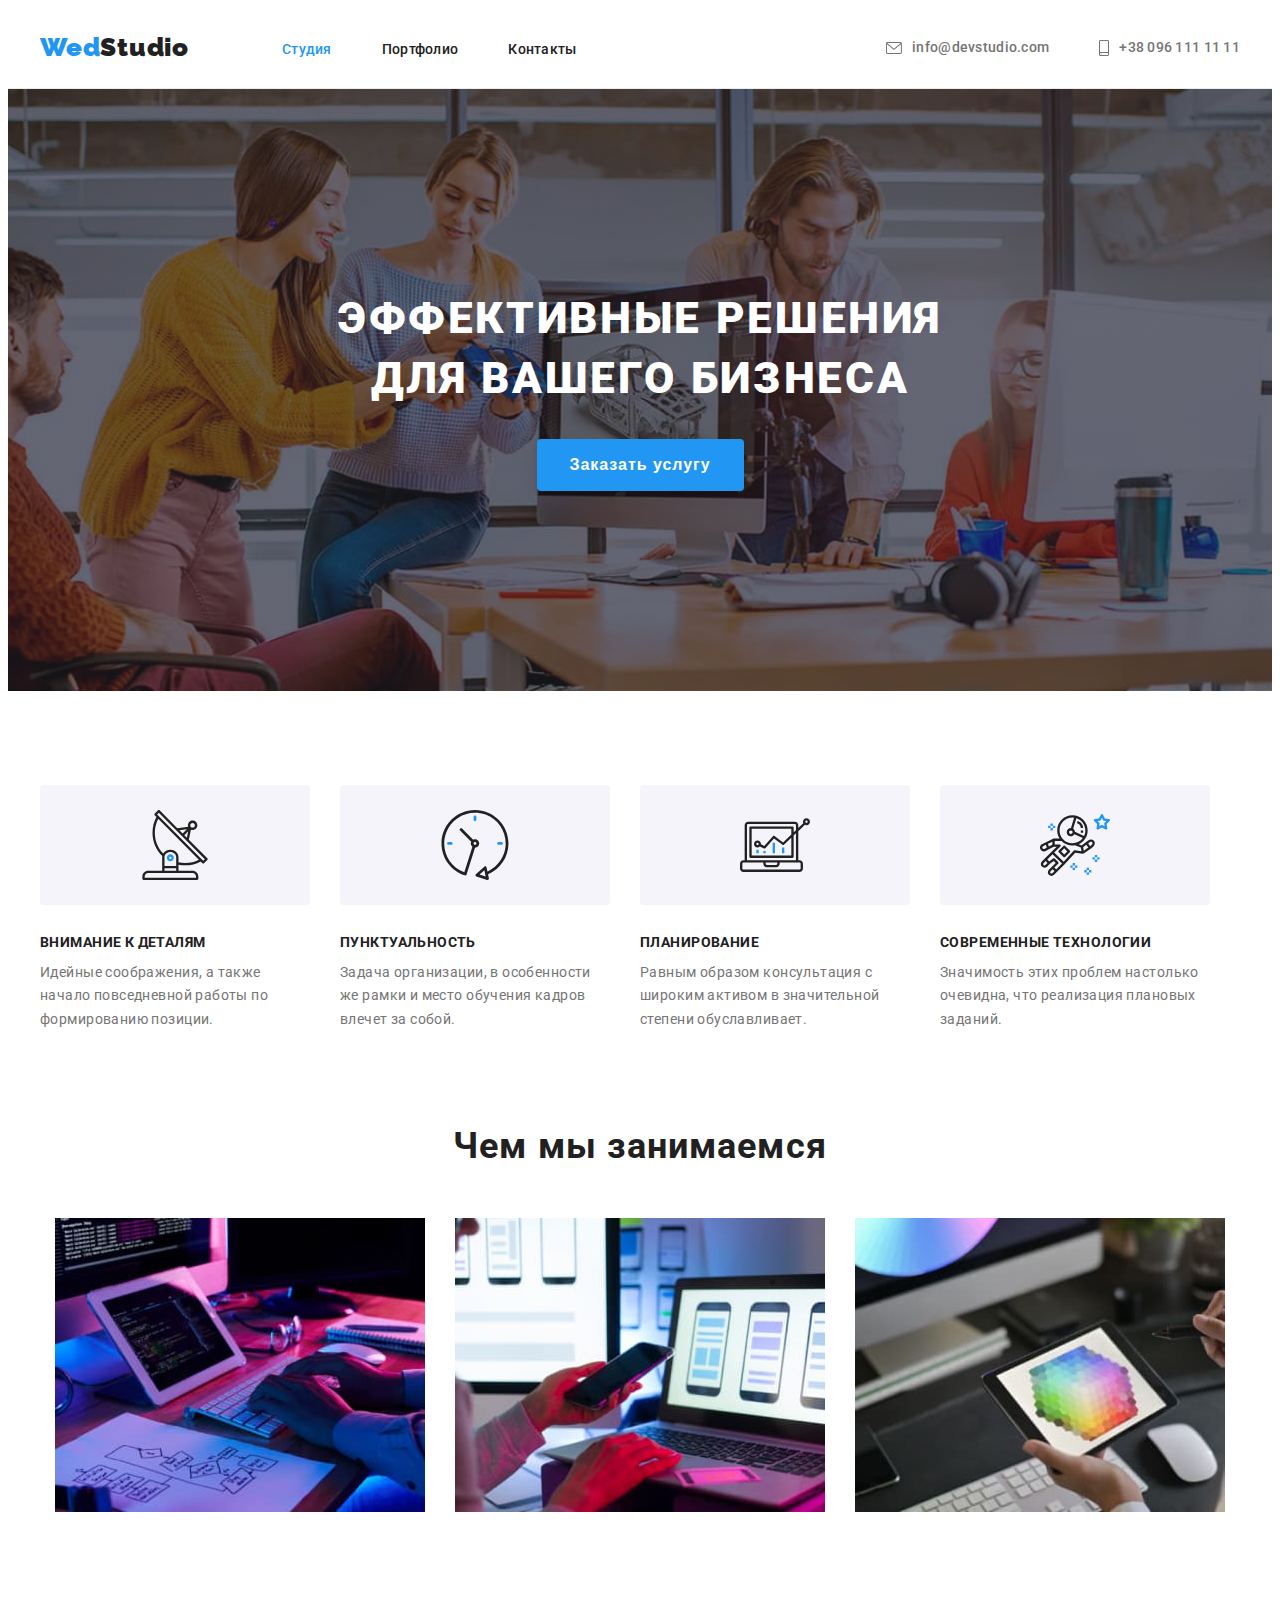
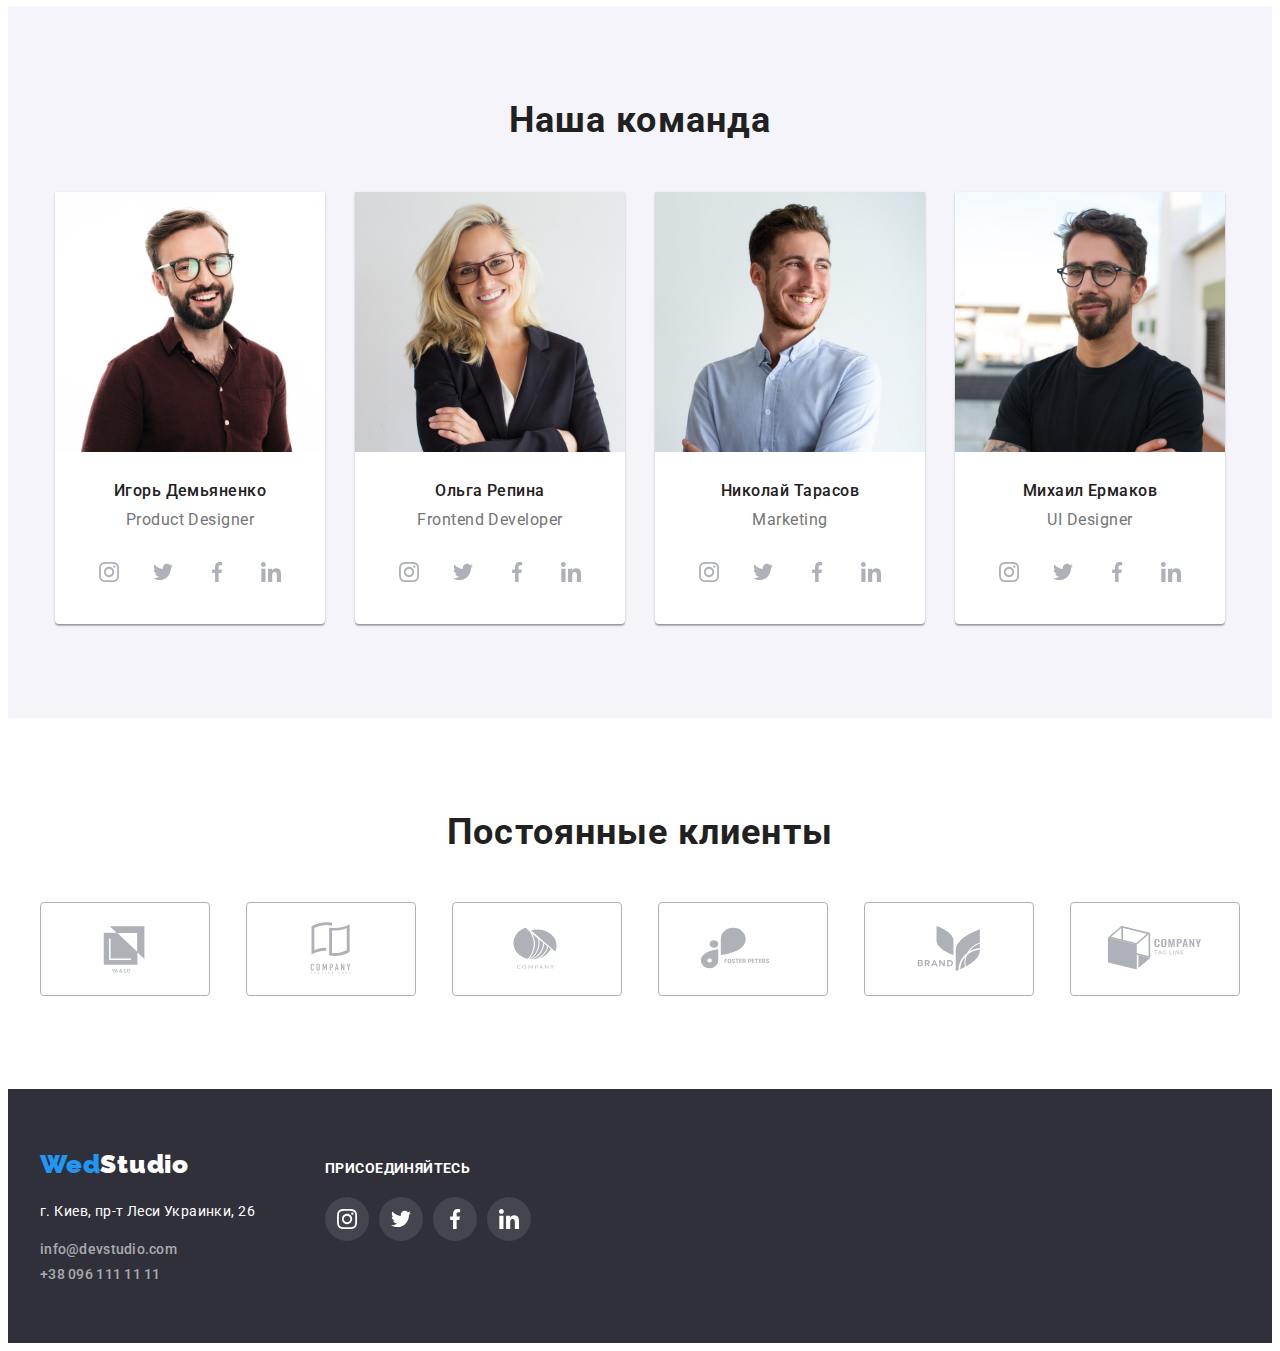
<file: index.html>
<!DOCTYPE html>
<html lang="ru">
<head>
    <meta charset="UTF-8">
    <meta http-equiv="X-UA-Compatible" content="IE=edge">
    <meta name="viewport" content="width=device-width, initial-scale=1.0">
    <title>WedStudio</title>
    <link rel="stylesheet" href="https://cdnjs.cloudflare.com/ajax/libs/modern-normalize/1.1.0/modern-normalize.min.css"
        integrity="sha512-wpPYUAdjBVSE4KJnH1VR1HeZfpl1ub8YT/NKx4PuQ5NmX2tKuGu6U/JRp5y+Y8XG2tV+wKQpNHVUX03MfMFn9Q=="
        crossorigin="anonymous" referrerpolicy="no-referrer" />
    <link rel="preconnect" href="https://fonts.gstatic.com">
    <link
        href="https://fonts.googleapis.com/css2?family=Raleway:wght@700&family=Roboto:wght@400;500;700;900&display=swap"
        rel="stylesheet">

    <link rel="stylesheet" href="./css/styles.css">
</head>

<body>
    <!-- Навигационная панель -->
    <header class="header">
        <div class="container box-flex">
            <nav class="navigation">
                <a class="logo-link link list" href="./index.html">
                    <p class="">
                        <b>
                            <span class="logo-icon" style="color: #2196F3;">Wed</span>Studio
                        </b>
                    </p>
                </a>
                <ul class="menu-list list">
                    <li class="menu-item">
                        <a class="menu-link link current" href="./index.html">Студия</a>
                    </li>
                    <li class="menu-item">
                        <a class="menu-link link" href="./portfolio.html">Портфолио</a>
                    </li>
                    <li class="menu-item">
                        <a class="menu-link link" href="">Контакты</a>
                    </li>
                </ul>
            </nav>
            <ul class="contact-menu list">
                <li class="contact-item">
                    <a class="mail-link link" href="mailto:info@devstudio.com"><svg class="mail-icon">
                            <use href="./images/sprite.svg#icon-envelope"></use>
                        </svg>info@devstudio.com </a>

                </li>
                <li class="contact-item">
                    <a class="tel-link link" href="tel:+380961111111">
                        <svg class="tel-icon">
                            <use href="./images/sprite.svg#icon-smartphone"></use>
                        </svg> +38 096 111 11 11</a>
                </li>
            </ul>
        </div>
    </header>
    <main>
        <!--HERO -->
        <section class="hero section">
            <div class="container">
                <h1 class="hero-head">Эффективные решения <br> для вашего бизнеса</h1>
                <button class="modal-btn" name="button">Заказать услугу</button>
            </div>
        </section>
        <!-- Секция особенностей -->
        <section class="second-section section">
            <div class="container">
                <h2 class="visually-hidden">Особенности</h2>
                <ul class="dignity-menu list box-flex">
                    <li class="dignity-list">
                        <div class="dignity-box">
                            <svg class="dignity-icon">
                                <use href="./images/sprite.svg#icon-antenna"></use>
                            </svg>
                        </div>
                        <h3 class="item">
                            Внимание к деталям
                        </h3>
                        <p class="paragraph">Идейные соображения, а также начало повседневной работы по формированию
                            позиции.</p>
                    </li>
                    <li class="dignity-list">
                        <div class="dignity-box">
                            <svg class="dignity-icon">
                                <use href="./images/sprite.svg#icon-clock"></use>
                            </svg>
                        </div>
                        <h3 class="item">
                            Пунктуальность
                        </h3>
                        <p class="paragraph">Задача организации, в особенности же рамки и место обучения кадров влечет
                            за
                            собой.</p>
                    </li>
                    <li class="dignity-list">
                        <div class="dignity-box">
                            <svg class="dignity-icon">
                                <use href="./images/sprite.svg#icon-diagram"></use>
                            </svg>
                        </div>
                        <h3 class="item">
                            Планирование
                        </h3>
                        <p class="paragraph">Равным образом консультация с широким активом в значительной степени
                            обуславливает.</p>
                    </li>
                    <li class="dignity-list">
                        <div class="dignity-box">
                            <svg class="dignity-icon">
                                <use href="./images/sprite.svg#icon-astronaut"></use>
                            </svg>
                        </div>
                        <h3 class="item">
                            Современные технологии
                        </h3>
                        <p class="paragraph">Значимость этих проблем настолько очевидна, что реализация плановых
                            заданий.
                        </p>
                    </li>
                </ul>
            </div>
        </section>
        <!-- Чем мы занимаемся -->
        <section class="features-section section">
            <div class="conteriner">
                <h2 class="features-head">Чем мы занимаемся</h2>
                <ul class="features-menu list">
                    <li class="features-menu-item">
                        <img src="./images/mainpage/keyboard.jpg" width="370" height="294"
                            alt="пишем код">
                    </li>
                    <li class="features-menu-item">
                        <img src="./images/mainpage/smartphone.jpg" width="370" height="294"
                            alt="оптимизируем">
                    </li>
                    <li class="features-menu-item">
                        <img src="./images/mainpage/laptop.jpg" width="370" height="294"
                            alt="оптимизируем">
                    </li>
                </ul>
            </div>
        </section>
        <!-- Наша команда -->
        <section class="comand-section section">
            <div class="container">
                <h2 class="comand-head">Наша команда</h2>
                <ul class="comand-section-menu list">
                    <li class="comand-section-item">

                        <img src="./images/mainpage/person.jpg" width="270" height="260"
                            alt="Игорь">
                        <div class="person-item">
                            <h3 class="comand-section-name">Игорь Демьяненко</h3>
                            <p class="comand-section-position">Product Designer</p>
                            <ul class="social-list list">
                                <li class="social-list-item">
                                    <a href="" class="social-list-link">
                                        <svg class="social-list-icon">
                                            <use href="./images/sprite.svg#icon-instagram"></use>
                                        </svg>
                                    </a>
                                </li>
                                <li class="social-list-item">
                                    <a href="" class="social-list-link">
                                        <svg class="social-list-icon">
                                            <use href="./images/sprite.svg#icon-twitter">
                                            </use>
                                        </svg>
                                    </a>
                                </li>
                                <li class="social-list-item">
                                    <a href="" class="social-list-link">
                                        <svg class="social-list-icon">
                                            <use href="./images/sprite.svg#icon-facebook">
                                            </use>
                                        </svg></a>
                                </li>
                                <li class="social-list-item">
                                    <a href="" class="social-list-link">
                                        <svg class="social-list-icon">
                                            <use href="./images/sprite.svg#icon-linkedin">
                                            </use>
                                        </svg></a>
                                </li>
                            </ul>

                        </div>
                    </li>
                    <li class="comand-section-item">

                        <img src="./images/mainpage/person2.jpg" width="270" height="260"
                            alt="Ольга">
                        <div class="person-item">
                            <h3 class="comand-section-name">Ольга Репина</h3>
                            <p class="comand-section-position">Frontend Developer</p>
                            <ul class="social-list list">
                                <li class="social-list-item">
                                    <a href="" class="social-list-link">
                                        <svg class="social-list-icon">
                                            <use href="./images/sprite.svg#icon-instagram"></use>
                                        </svg>
                                    </a>
                                </li>
                                <li class="social-list-item">
                                    <a href="" class="social-list-link">
                                        <svg class="social-list-icon">
                                            <use href="./images/sprite.svg#icon-twitter">
                                            </use>
                                        </svg>
                                    </a>
                                </li>
                                <li class="social-list-item">
                                    <a href="" class="social-list-link">
                                        <svg class="social-list-icon">
                                            <use href="./images/sprite.svg#icon-facebook">
                                            </use>
                                        </svg></a>
                                </li>
                                <li class="social-list-item">
                                    <a href="" class="social-list-link">
                                        <svg class="social-list-icon">
                                            <use href="./images/sprite.svg#icon-linkedin">
                                            </use>
                                        </svg></a>
                                </li>
                            </ul>
                        </div>

                    </li>
                    <li class="comand-section-item">

                        <img src="./images/mainpage/person3.jpg" height="260" width="270"
                            alt="Николай">
                        <div class="person-item">
                            <h3 class="comand-section-name">Николай Тарасов</h3>
                            <p class="comand-section-position">Marketing</p>
                            <ul class="social-list list">
                                <li class="social-list-item">
                                    <a href="" class="social-list-link">
                                        <svg class="social-list-icon">
                                            <use href="./images/sprite.svg#icon-instagram"></use>
                                        </svg>
                                    </a>
                                </li>
                                <li class="social-list-item">
                                    <a href="" class="social-list-link">
                                        <svg class="social-list-icon">
                                            <use href="./images/sprite.svg#icon-twitter">
                                            </use>
                                        </svg>
                                    </a>
                                </li>
                                <li class="social-list-item">
                                    <a href="" class="social-list-link">
                                        <svg class="social-list-icon">
                                            <use href="./images/sprite.svg#icon-facebook">
                                            </use>
                                        </svg></a>
                                </li>
                                <li class="social-list-item">
                                    <a href="" class="social-list-link">
                                        <svg class="social-list-icon">
                                            <use href="./images/sprite.svg#icon-linkedin">
                                            </use>
                                        </svg></a>
                                </li>
                            </ul>
                        </div>
                    </li>
                    <li class="comand-section-item">

                        <img src="./images/mainpage/person4.jpg" width="270" height="260"
                            alt="Михаил">
                        <div class="person-item">
                            <h3 class="comand-section-name">Михаил Ермаков</h3>
                            <p class="comand-section-position">UI Designer</p>
                            <ul class="social-list list">
                                <li class="social-list-item">
                                    <a href="" class="social-list-link">
                                        <svg class="social-list-icon">
                                            <use href="./images/sprite.svg#icon-instagram"></use>
                                        </svg>
                                    </a>
                                </li>
                                <li class="social-list-item">
                                    <a href="" class="social-list-link">
                                        <svg class="social-list-icon">
                                            <use href="./images/sprite.svg#icon-twitter">
                                            </use>
                                        </svg>
                                    </a>
                                </li>
                                <li class="social-list-item">
                                    <a href="" class="social-list-link">
                                        <svg class="social-list-icon">
                                            <use href="./images/sprite.svg#icon-facebook">
                                            </use>
                                        </svg></a>
                                </li>
                                <li class="social-list-item">
                                    <a href="" class="social-list-link">
                                        <svg class="social-list-icon">
                                            <use href="./images/sprite.svg#icon-linkedin">
                                            </use>
                                        </svg></a>
                                </li>
                            </ul>
                        </div>
                    </li>

                </ul>
            </div>
        </section>
        <!--склиєнт-->
        <section class="clients-section last-section section">
            <div class="container">
                <h2 class="clients-head">Постоянные клиенты</h2>
                <ul class="clients-list list">
                    <li class="client-list-item">

                        <a class="client-list-link" href="">
                            <svg class="client-icon">
                                <use href="./images/sprite.svg#icon-yako"></use>
                            </svg>
                        </a>

                    </li>
                    <li class="client-list-item">

                        <a class="client-list-link" href="">
                            <svg class="client-icon">
                                <use href="./images/sprite.svg#icon-tag-line-here"></use>
                            </svg>
                        </a>

                    </li>
                    <li class="client-list-item">

                        <a class="client-list-link" href="">
                            <svg class="client-icon">
                                <use href="./images/sprite.svg#icon-company"></use>
                            </svg>
                        </a>

                    </li>
                    <li class="client-list-item">

                        <a class="client-list-link" href="">
                            <svg class="client-icon">
                                <use href="./images/sprite.svg#icon-foster-peters"></use>
                            </svg>
                        </a>

                    </li>
                    <li class="client-list-item">

                        <a class="client-list-link" href="">
                            <svg class="client-icon">
                                <use href="./images/sprite.svg#icon-brand"></use>
                            </svg>
                        </a>

                    </li>
                    <li class="client-list-item">

                        <a class="client-list-link" href="">
                            <svg class="client-icon">
                                <use href="./images/sprite.svg#icon-nag-line-company"></use>
                            </svg>
                        </a>

                    </li>
                </ul>

            </div>
        </section>
    </main>
    <!-- Подвал -->
    <footer class="footer ">
        <div class="container box">
            <div class="footer-box-first">
                <a class="logo-link-footer link list" href="./index.html">
                    <p>
                        <b>
                            <span class="logo-icon" style="color: #2196F3;">Wed</span>Studio
                        </b>
                    </p>
                </a>
                <address class="town-adress">г. Киев, пр-т Леси Украинки, 26</address>
                <ul class="contact-footer list">
                    <li class="footer-card"> <a class="contact-footer-item link"
                            href="mailto:info@devstudio.com">info@devstudio.com</a>
                    </li>
                    <li class="footer-card"> <a class="contact-footer-item link" href="tel:+380961111111">+38 096 111 11
                            11</a>
                    </li>
                </ul>
            </div>

            <div class="join-us">
                <h2 class="join-us-head">присоединяйтесь</h2>
                <ul class="join-us-menu list">
                    <li class="join-us-item">
                        <a href="" class="social-link-footer">
                            <svg class="icon-footer">
                                <use href="./images/sprite.svg#icon-instagram"></use>
                            </svg>
                        </a>
                    </li>
                    <li class="join-us-item">
                        <a href="" class="social-link-footer">
                            <svg class="icon-footer">
                                <use href="./images/sprite.svg#icon-twitter"></use>
                            </svg>
                        </a>
                    </li>
                    <li class="join-us-item">
                        <a href="" class="social-link-footer">
                            <svg class="icon-footer">
                                <use href="./images/sprite.svg#icon-facebook"></use>
                            </svg>
                        </a>
                    </li>
                    <li class="join-us-item">
                        <a href="" class="social-link-footer">
                            <svg class="icon-footer">
                                <use href="./images/sprite.svg#icon-linkedin"></use>
                            </svg>
                        </a>
                    </li>
                </ul>
            </div>
        </div>
    </footer>
</body>
</html>
</file>
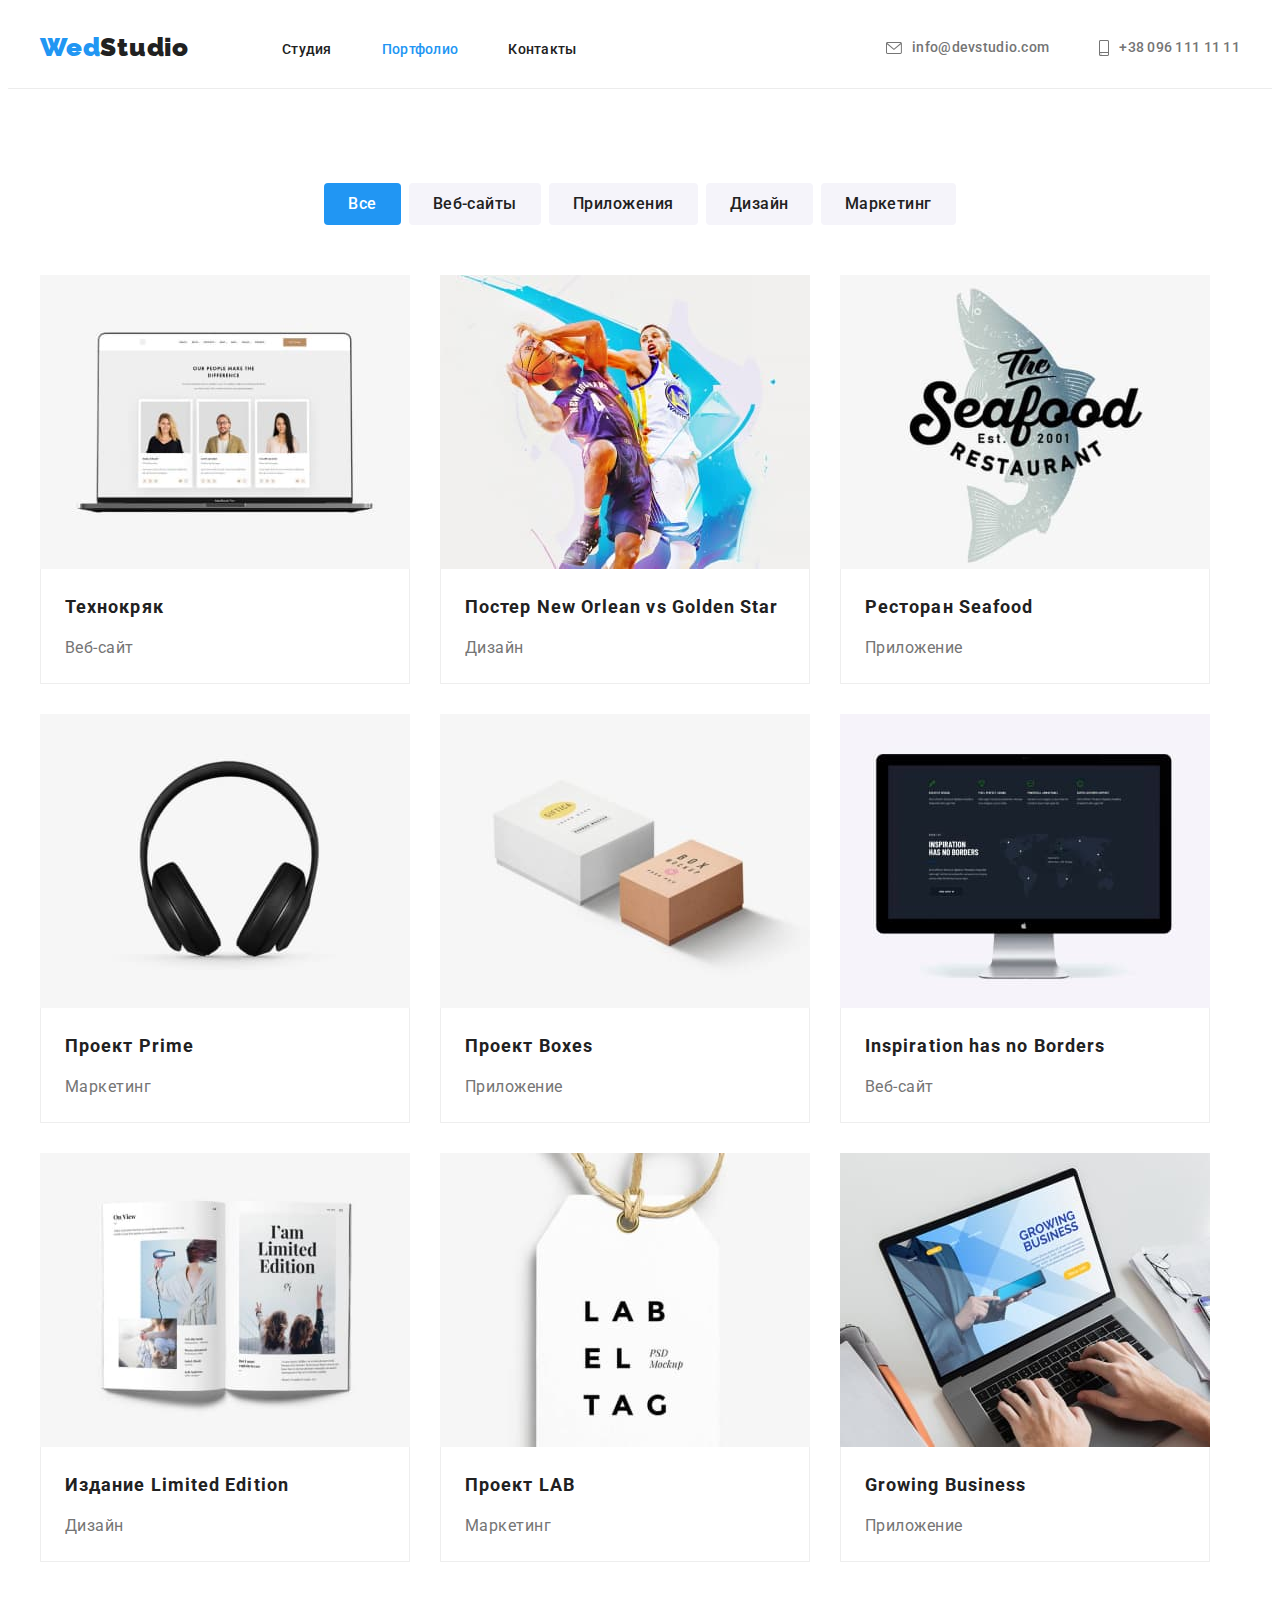
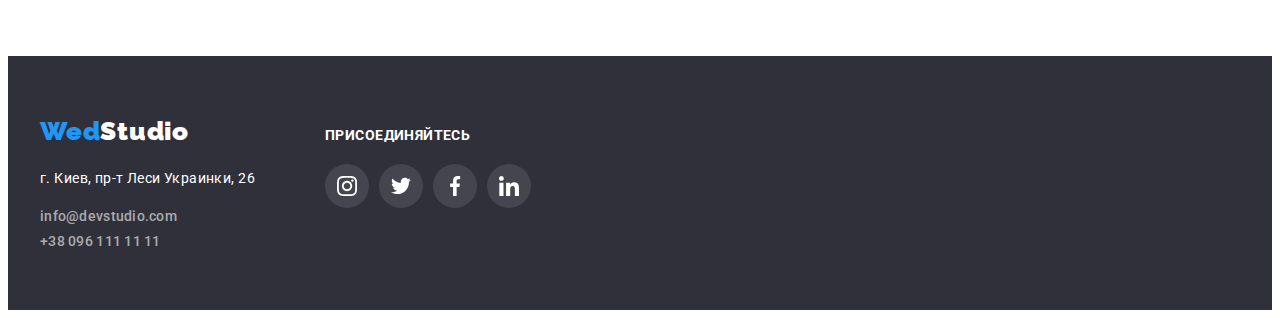
<file: portfolio.html>
<!DOCTYPE html>
<html lang="ru">
<head>
    <meta charset="UTF-8">
    <meta http-equiv="X-UA-Compatible" content="IE=edge">
    <meta name="viewport" content="width=device-width, initial-scale=1.0">
    <title>Студия</title>
    <link rel="stylesheet" href="https://cdnjs.cloudflare.com/ajax/libs/modern-normalize/1.1.0/modern-normalize.min.css"
        integrity="sha512-wpPYUAdjBVSE4KJnH1VR1HeZfpl1ub8YT/NKx4PuQ5NmX2tKuGu6U/JRp5y+Y8XG2tV+wKQpNHVUX03MfMFn9Q=="
        crossorigin="anonymous" referrerpolicy="no-referrer" />
    <link rel="preconnect" href="https://fonts.gstatic.com">
    <link
        href="https://fonts.googleapis.com/css2?family=Raleway:wght@700&family=Roboto:wght@400;500;700;900&display=swap"
        rel="stylesheet">

    <link rel="stylesheet" href="./css/styles.css">

</head>

<body>
    <!-- Навигационная панель -->
    <header class="header">
        <div class="container box-flex">
            <nav class="navigation">
                <a class="logo-link link list" href="./index.html">
                    <p class="">
                        <b>
                            <span class="logo-icon" style="color: #2196F3;">Wed</span>Studio
                        </b>
                    </p>
                </a>
                <ul class="menu-list list">
                    <li class="menu-item">
                        <a class="menu-link link" href="./index.html">Студия</a>
                    </li>
                    <li class="menu-item">
                        <a class="menu-link link current" href="./portfolio.html">Портфолио</a>
                    </li>
                    <li class="menu-item">
                        <a class="menu-link link" href="">Контакты</a>
                    </li>
                </ul>
            </nav>
            <ul class="contact-menu list">
                <li class="contact-item">
                    <a class="mail-link link" href="mailto:info@devstudio.com"><svg class="mail-icon">
                            <use href="./images/sprite.svg#icon-envelope"></use>
                        </svg>info@devstudio.com </a>

                </li>
                <li class="contact-item">
                    <a class="tel-link link" href="tel:+380961111111">
                        <svg class="tel-icon">
                            <use href="./images/sprite.svg#icon-smartphone"></use>
                        </svg> +38 096 111 11 11</a>
                </li>
            </ul>
        </div>
    </header>
    <!-- Основная страница -->
    <main>
        <!-- Меню проэктов -->
        <section class="projects-section section">
            <div class="container">

                <!-- Меню проэктов -->
                <h1 class="visually-hidden">Проэкты</h1>
                <ul class="menu-projects list box-flex">
                    <li class="menu-projects-button">
                        <button class="port-butn special-but-style" type="button">Все</button>
                    </li>
                    <li class="menu-projects-button">
                        <button class="port-butn" type="button">Веб-сайты</button>
                    </li>
                    <li class="menu-projects-button">
                        <button class="port-butn" type="button">Приложения</button>
                    </li>
                    <li class="menu-projects-button">
                        <button class="port-butn" type="button">Дизайн</button>
                    </li>
                    <li class="menu-projects-button">
                        <button class="port-butn" type="button">Маркетинг</button>
                    </li>
                </ul>

                <!-- Проэкты -->

                <ul class="projects-decription list container ">
                    <li class="projects-decription-item">
                        <a href="" class="project-link link">
                            <div class="card-thumb"><img src="./images/portfoliopage/технокряк.jpg"
                                    alt="лэптоп с открытым сайтом" width="370" height="294"></div>


                            <div class="pict">
                                <h2 class="project">Технокряк</h2>
                                <p class="project-position">Веб-сайт</p>
                            </div>
                        </a>
                    </li>

                    <li class="projects-decription-item">
                        <a href="" class="project-link link">

                            <div class="card-thumb"><img src="./images/portfoliopage/постер.jpg"
                                    alt="постер с двумя баскетболистами" width="370" height="294"></div>


                            <div class="pict">
                                <h2 class="project">Постер New Orlean vs Golden Star</h2>
                                <p class="project-position">Дизайн</p>
                            </div>
                        </a>
                    </li>

                    <li class="projects-decription-item">
                        <a href="" class="project-link link">

                            <div class="card-thumb"><img src="./images/portfoliopage/seafood.jpg"
                                    alt="вывеска ресторана" width="370" height="294"></div>


                            <div class="pict">
                                <h2 class="project">Ресторан Seafood</h2>
                                <p class="project-position">Приложение</p>
                            </div>
                        </a>
                    </li>

                    <li class="projects-decription-item">
                        <a href="" class="project-link link">

                            <div class="card-thumb"><img src="./images/portfoliopage/prime.jpg" alt="наушники"
                                    width="370" height="294"></div>


                            <div class="pict">
                                <h2 class="project">Проект Prime</h2>

                                <p class="project-position">Маркетинг</p>
                            </div>
                        </a>
                    </li>

                    <li class="projects-decription-item">
                        <a href="" class="project-link link">

                            <div class="card-thumb"><img src="./images/portfoliopage/boxes.jpg"
                                    alt="белая и коричневая коробки" width="370" height="294"></div>



                            <div class="pict">
                                <h2 class="project">Проект Boxes</h2>
                                <p class="project-position">Приложение</p>
                            </div>
                        </a>
                    </li>

                    <li class="projects-decription-item">
                        <a href="" class="project-link link">

                            <div class="card-thumb"><img src="./images/portfoliopage/site.jpg"
                                    alt="монитор с открытым сайтом" width="370" height="294"></div>



                            <div class="pict">
                                <h2 class="project">Inspiration has no Borders</h2>
                                <p class="project-position">Веб-сайт</p>
                            </div>
                        </a>
                    </li>

                    <li class="projects-decription-item">
                        <a href="" class="project-link link">

                            <div class="card-thumb"><img src="./images/portfoliopage/limitedededit.jpg"
                                    alt="открытая книга" width="370" height="294"></div>


                            <div class="pict">
                                <h2 class="project">Издание Limited Edition</h2>
                                <p class="project-position">Дизайн</p>
                            </div>
                        </a>
                    </li>

                    <li class="projects-decription-item">
                        <a href="" class="project-link link">

                            <div class="card-thumb"><img src="./images/portfoliopage/lab.jpg" alt="ярлык на веревке"
                                    width="370" height="294"></div>


                            <div class="pict">
                                <h2 class="project">Проект LAB</h2>
                                <p class="project-position">Маркетинг</p>
                            </div>
                        </a>
                    </li>

                    <li class="projects-decription-item">
                        <a href="" class="project-link link">

                            <div class="card-thumb"><img src="./images/portfoliopage/business.jpg"
                                    alt="лэптоп с печатающими руками" width="370" height="294"></div>


                            <div class="pict">
                                <h2 class="project">Growing Business</h2>
                                <p class="project-position">Приложение</p>
                            </div>
                        </a>
                    </li>
                </ul>
            </div>
        </section>
    </main>
    <!-- Подвал -->
    <footer class="footer">
        <div class="container box">
            <div class="footer-box-first">
                <a class="logo-link-footer link list" href="./index.html">
                    <p>
                        <b>
                            <span class="logo-icon" style="color: #2196F3;">Wed</span>Studio
                        </b>
                    </p>
                </a>
                <address class="town-adress">г. Киев, пр-т Леси Украинки, 26</address>
                <ul class="contact-footer list">
                    <li class="footer-card"> <a class="contact-footer-item link"
                            href="mailto:info@devstudio.com">info@devstudio.com</a>
                    </li>
                    <li class="footer-card"> <a class="contact-footer-item link" href="tel:+380961111111">+38 096 111 11
                            11</a>
                    </li>
                </ul>
            </div>

            <div class="join-us">
                <h2 class="join-us-head">присоединяйтесь</h2>
                <ul class="join-us-menu list">
                    <li class="join-us-item">
                        <a href="" class="social-link-footer">
                            <svg class="icon-footer">
                                <use href="./images/sprite.svg#icon-instagram"></use>
                            </svg>
                        </a>
                    </li>
                    <li class="join-us-item">
                        <a href="" class="social-link-footer">
                            <svg class="icon-footer">
                                <use href="./images/sprite.svg#icon-twitter"></use>
                            </svg>
                        </a>
                    </li>
                    <li class="join-us-item">
                        <a href="" class="social-link-footer">
                            <svg class="icon-footer">
                                <use href="./images/sprite.svg#icon-facebook"></use>
                            </svg>
                        </a>
                    </li>
                    <li class="join-us-item">
                        <a href="" class="social-link-footer">
                            <svg class="icon-footer">
                                <use href="./images/sprite.svg#icon-linkedin"></use>
                            </svg>
                        </a>
                    </li>
                </ul>
            </div>
        </div>
    </footer>
</body>
</html>
</file>
<file: css/styles.css>
:root {
  --accent-color: #2196f3;
  --main-color: #212121;
  --paragraph-color: #757575;
  --hero-color: #2f303a;
  --section-color: #ffffff;
  --second-section: #E5E5E5;
  --buttom-port-color:#F5F4FA;
  --icon-color: #AFB1B8;


  --main-font: font-family: 'Roboto', sans-serif;
  --special-font: font-family: 'Raleway', sans-serif;
}

body {
  font-family: 'Roboto', sans-serif;
  color: var(--main-color);
}

.list {
  list-style: none;
}

.link {
  text-decoration: none;
}

h1,
h2,
h3,
h4,
h5,
h6,
p {
  margin-top: 0;
  margin-bottom: 0;
}

ol,
ul {
  margin-top: 0;
  margin-bottom: 0;
  padding-left: 0;
}

img {
  display: block;
  max-width: 100%;
}


.menu-list .menu-link.current {
  color: var(--accent-color);
}

.menu-link:hover,
.menu-link:focus {
color: var(--accent-color);
}

.menu-link {
  padding: 32px 0;
}

.tel-link:hover,
.tel-link:focus {
  color: var(--accent-color);
  
}

.tel-link:hover .tel-icon,
.tel-link:focus .tel-icon {
  fill: var(--accent-color);
}

.mail-link:focus,
.mail-link:hover {
  color: var(--accent-color);
  fill: var(--accent-color);
}

.mail-link:focus .mail-icon,
.mail-link:hover .mail-icon {
  fill: var(--accent-color);
}


.logo-link  {
  font-family: Raleway;

font-weight: 700;
font-size: 26px;
line-height: 1.19;
letter-spacing: 0.03em;

color: var(--main-color)
}


.section {
  padding: 94px 0 0 0;
}

.last-section {
  padding: 0 0 94px 0;
}

.container {

width: 1200px;
padding: 0 15px;
margin: 0 auto;
}


.box-flex {
  display: flex;
}

.header {
  background-color: var(section-color);

  border-bottom: 1px solid #ECECEC;
}



.logo-link {
  align-items: center;
  padding: 24px 0 25px 0;
  margin-right: 93px;
}


 .navigation {
  display: flex;
 }


.menu-list {
  display: flex;
  align-items: center;
}

.menu-list .menu-item + .menu-item {
  margin-left: 50px;
}

.menu-link {

font-weight: 500;
font-size: 14px;
line-height: 1.14;
letter-spacing: 0.02em;

color: var(--main-color);
}

.contact-menu {
  display:flex;
  align-items: center;
  margin-left: auto;
}

.mail-link,
.tel-link {
  font-weight: 500;
font-size: 14px;
line-height: 1.14;
letter-spacing: 0.02em;

color: var(--paragraph-color);

display: flex;
padding: 32px 0px;

align-items: center;
}

.mail-icon,
.tel-icon {
  display: flex;
  margin-right: 10px;
 

  fill: var(--paragraph-color);
}
.mail-icon {
  width: 16px;
  height: 12px;

}

.tel-icon {
  width: 10px;
  height: 16px;
}

.contact-menu .contact-item + .contact-item {
  margin-left: 50px;
}
 

/* HERO */
.hero-head {
font-family: var(--main-font);
font-weight: 900;
font-size: 44px;
line-height: 1.36;


text-align: center;
letter-spacing: 0.06em;
text-transform: uppercase;

margin: auto; 

color: var(--section-color);


}

.hero {
  
  margin-left: auto;
  margin-right: auto;
  background-color: var(--hero-color);
  background-image: 
  linear-gradient(rgba(47, 48, 58, 0.4),
                 rgba(47, 48, 58, 0.4)),
  url(../images/herosection/Hero.jpg);
  background-size: cover;
  background-repeat: no-repeat;
  background-position: center;

  max-width: 1600px;


text-align: center;
padding: 200px 0;

}



.modal-btn {
  display: inline-block;

  min-width: 200px;
  border-radius: 4px;
  padding: 10px 32px;


  margin-top: 30px;
  margin-left: auto;
  margin-right: auto;
  
  
  color: var(--section-color);
  background-color: var( --accent-color);
  box-shadow: 0px 4px 4px rgb(0, 0, 0, 0.15);

  border: 1px solid transparent;

  font-size: 16px;
  font-weight: 700;
  letter-spacing: 0.06em;
  line-height: 1.87;
  
  text-align: center;

  cursor: pointer;

}

/* ============================Second Section========================= */

.second-section {
  background-color: var(--section-color);
}

.item {
  font-size: 14px;
  line-height: 1.14;
  letter-spacing: 0.03em;
  text-transform: uppercase; 

  margin-bottom: 10px;
}

.paragraph {
  font-size: 14px;
  line-height: 1.71;
  letter-spacing: 0.03em;
  color: var(--paragraph-color);
}

.dignity-list {
  width: 270px;
}

.dignity-list:not(:last-child),
.features-menu-item:not(:last-child) {
  margin-right: 30px;
}

.dignity-box {
  display: flex;
  justify-content: center;
  align-items: center;
  border-radius: 4px;
  

background-color: var(--buttom-port-color);

  width: 270px; 
  height: 120px;

  margin-bottom: 30px;
}

.dignity-icon {
  
  width: 70px;
  height: 70px;

}

/* ===============================WHAT WE ARE DOING====================== */
.features-section{
  background-color: var(--section-color);

  padding-bottom: 94px;

}

.features-head,
.comand-head,
.clients-head {
  font-size: 36px;
line-height: 1.16;
text-align: center;
letter-spacing: 0.03em;

margin-bottom: 50px;
}

.features-menu {
  display: flex;
    justify-content: center;

}


/* =============================Person section============================== */

.comand-section-name {
  font-weight: 500;
font-size: 16px;
line-height: 1.18;
letter-spacing: 0.03em;
text-align: center;
}


.comand-section-position {
  font-size: 16px;
line-height: 1.18;
letter-spacing: 0.03em;
color: var(--paragraph-color);
text-align: center;

margin-bottom: 20px;
}


/* Падинг в персонажах */
.comand-section {
  background-color: var(--buttom-port-color);
  
  padding-bottom: 94px;
  padding-top: 94px;
}

.comand-section-name {
  margin: 0px auto 10px auto;
}

.comand-section-position {
  margin-left: auto;
  margin-right: auto;
}

.person-item {
padding: 30px 32px;
}

/* таблица */

.comand-section-item {
  border-bottom-left-radius: 4px;
  border-bottom-right-radius: 4px;

  box-shadow: 0px 1px 3px rgba(0, 0, 0, 0.12), 0px 1px 1px rgba(0, 0, 0, 0.14), 0px 2px 1px rgba(0, 0, 0, 0.2);


  background-color: var(--section-color);

  width: calc ((100% - 90px) / 4)

}
.comand-section-menu {
  display: flex;
  flex-wrap: wrap;
  justify-content: center;
}

.comand-section-item:nth-child(4n) {
  margin-right: 0;
}

.comand-section-item:nth-last-child(-n + 4) {
margin-bottom: 0;
} 

.comand-section-item +.comand-section-item {
  margin-left: 30px;
}


.social-list {
  display: flex;
  justify-content: space-between;
}

.social-list-link {
  display: flex;
  align-items: center;
  justify-content: center;
  width: 44px;
  height: 44px;
  border-radius: 50%;
  background-color: transparent;
  fill: var(--icon-color)
}

.social-list-icon {
  width: 20px;
  height: 20px;

}

.social-list-link:hover,
.social-list-link:focus {
  background-color: var(--accent-color);
  fill: var(--section-color);
}


/* склиєнт */

.clients-section {
  padding-top: 94px;
}


.clients-list{
  display: flex;
  justify-content: space-between;
}

.client-list-item {

  display: flex;
  justify-content: center;
  align-items: center;
  
  width: 170px;
  height: 92px;

   
}


.client-list-link:focus .client-icon,
.client-list-link:hover .client-icon {
  fill: var(--accent-color);
  border-color: var(--accent-color);
  
}

.client-list-link:focus,
.client-list-link:hover {
  border-color: var(--accent-color);
}


.client-list-link {
  display: flex;
  justify-content: center;
  align-items: center;
  width: 100%;
  height: 100%;  

    border: 1px solid var(--icon-color);
    border-radius: 4px;
}

 .client-icon {
  fill: var(--icon-color);
  
  width: 106px;
  height: 60px;
}
  
/* FOOTER */
.footer {
  background-color: var(--hero-color);

  padding: 60px 0;
}

.logo-link-footer {
  font-family: Raleway;
font-weight: 700;
font-size: 26px;
line-height: 1.19;
letter-spacing: 0.03em;

display: inline-block;
text-align: start;


  color: #FFFFFF;

}

.town-adress  {
  font-style: normal;
  font-size: 14px;
line-height: 1.71;
letter-spacing: 0.03em;

margin-top: 20px;

color: var(--section-color);
}

.contact-footer {
  margin-top: 9px;
}


.contact-footer-item {
  font-weight: 500;
font-size: 14px;
line-height: 1.14;
letter-spacing: 0.02em;
display: inline-block;
margin-top: 9px;
color: rgba(255, 255, 255, 0.6);

}


.join-us-head {
  
  color: var(--section-color);

font-size: 14px;
line-height: 1.14;
letter-spacing: 0.03em;
text-transform: uppercase;
}


.join-us-menu {
  display: flex;  

  margin-top: 20px;
  
}

.social-link-footer {
 display: flex;
  align-items: center;
  justify-content: center;
  width: 44px;
  height: 44px;
  border-radius: 50%;
  background-color:rgba(255, 255, 255, 0.1);
  fill: var(--section-color);
}

.social-link-footer:focus,
.social-link-footer:hover {
  background-color: var(--accent-color);
}

.icon-footer {
  width: 20px;
  height: 20px;
}

.join-us {
  align-items: center;
  margin-left: 70px;

}

.join-us-item:not(:last-child) {
  margin-right: 10px;
}

.box {
  display: flex;
  align-items: baseline;
}

/* PORTFOLIO PAGE */

.projects-section {
  padding-bottom: 94px;
}

.visually-hidden {
  position: absolute;
  clip: rect(0 0 0 0);
  width: 1px;
  height: 1px;
  margin: -1px;
}

.port-butn {
font-family: var(--main-font);
font-weight: 500;
font-size: 16px;
line-height: 1.62;
text-align: center;
letter-spacing: 0.03em;

  color: var(--main-color);
  background-color: #F5F4FA;

  padding: 6px 22px;

  cursor: pointer;
  
  
  border-radius: 4px;
  border-color: transparent;
}

.menu-projects-button:not(:last-child) {
  margin-right: 8px;
}

.special-but-style {
  color: var(--section-color);
  background-color: var(--accent-color);
}

.port-butn:hover,
.port-butn:focus {
  color: var(--section-color);
  background-color: var(--accent-color);

}

.project {
  font-size: 18px;
  line-height: 2;
  letter-spacing: 0.06em;
  
  color: var(--main-color)
}
.project-position{
  font-size: 16px;
  font-weight: 400;
  line-height: 1.87;
  letter-spacing: 0.03em;
  
  color: var(--paragraph-color)
}

.contact-footer-item:hover,
.contact-footer-item:focus {
  color: var(--accent-color);

}

.menu-projects {
  justify-content: center;
  margin-bottom: 50px;
}

.projects-decription,
.comand-section-menu {
  display: flex;
  flex-wrap: wrap;

} 

.projects-decription {
  margin-top: -30px;
  margin-left: -30px;

  padding: 0px;

  list-style: none;
}

.projects-decription-item {
 margin-top: 30px;
  margin-left: 30px;
  
  width: calc ((100% - 60px) / 3);
}


.project-position {
  margin-top: 8px;
  
}

.pict {
  padding: 20px 24px;

     border-left: 1px solid #EEEEEE ;
     border-right: 1px solid #EEEEEE; 
     border-bottom: 1px solid #EEEEEE;

}   

.project-link {
  display: block;
}

.project-link:hover,
.project-link:focus {
  box-shadow: 0px 1px 1px rgba(0, 0, 0, 0.12), 0px 4px 4px rgba(0, 0, 0, 0.06), 1px 4px 6px rgba(0, 0, 0, 0.16);;
}

.menu-projects-button:hover,
.menu-projects-button:focus {
  box-shadow: 0px 3px 1px rgba(0, 0, 0, 0.1), 0px 1px 2px rgba(0, 0, 0, 0.08), 0px 2px 2px rgba(0, 0, 0, 0.12);;
}
</file>
